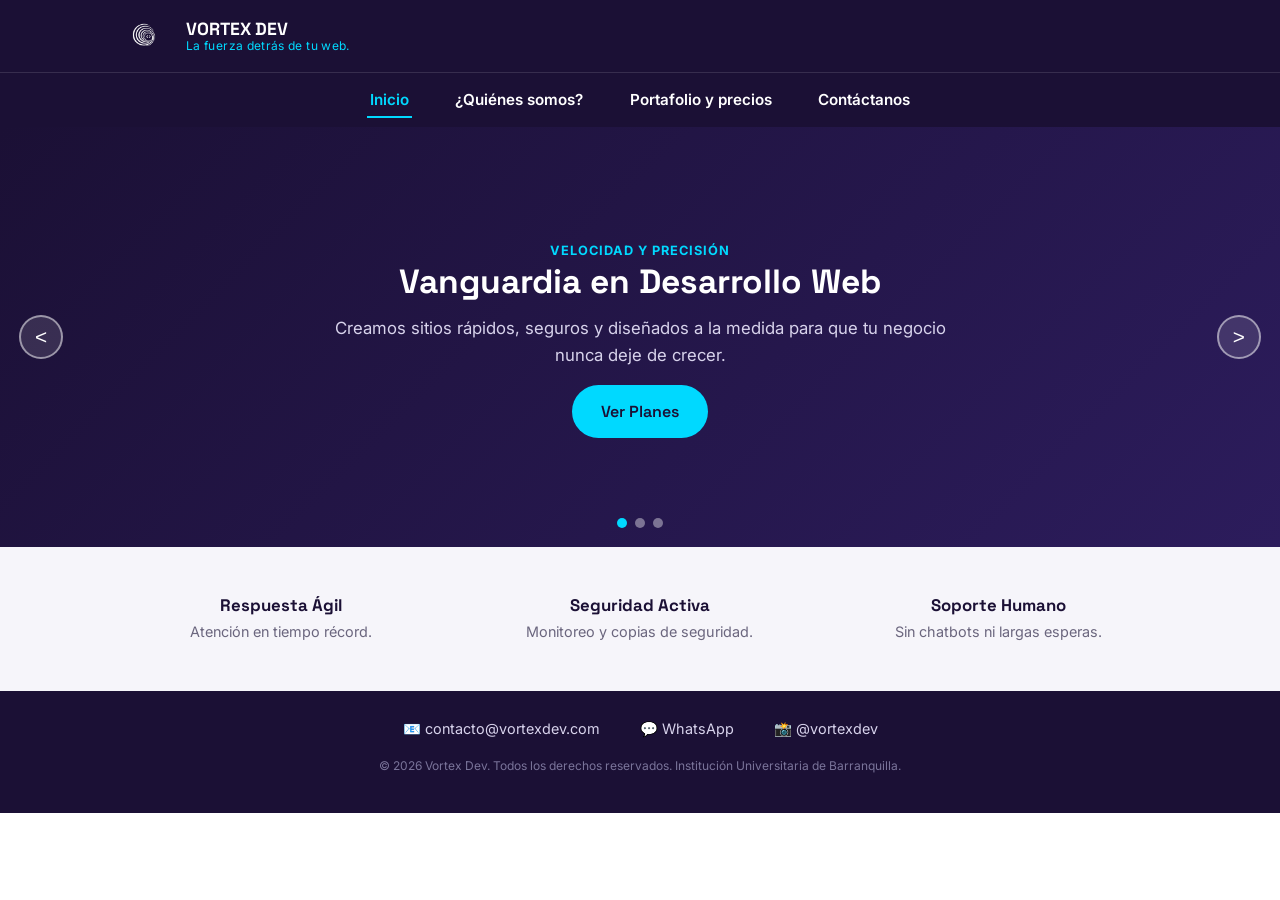
<file: index.html>
<!DOCTYPE html>
<html lang="es">
<head>
  <meta charset="UTF-8">
  <meta name="viewport" content="width=device-width, initial-scale=1.0">
  <title>Vortex Dev - La fuerza detrás de tu web</title>
  <link rel="stylesheet" href="styles.css">
  <!-- Fuentes de Google -->
  <link rel="preconnect" href="https://fonts.googleapis.com">
  <link rel="preconnect" href="https://fonts.gstatic.com" crossorigin>
  <link href="https://fonts.googleapis.com/css2?family=Inter:wght@400;500;600&family=Space+Grotesk:wght@500;700&display=swap" rel="stylesheet">
</head>
<body>

  <!-- HEADER Y NAVEGACIÓN -->
  <header class="site-header">
    <div class="top-bar">
      <div class="brand">
        <img src="logo.png" alt="Vortex Dev Logo" onerror="this.style.display='none'">
        <div class="brand-text">
          <span class="brand-name">VORTEX DEV</span>
          <span class="brand-tagline">La fuerza detrás de tu web.</span>
        </div>
      </div>
      <button class="nav-toggle" aria-label="Abrir menú" id="navToggle">☰</button>
    </div>
    
    <nav class="main-nav">
      <ul id="navMenu">
        <li><a href="index.html" aria-current="page">Inicio</a></li>
        <li><a href="quienes-somos.html">¿Quiénes somos?</a></li>
        <li><a href="portafolio.html">Portafolio y precios</a></li>
        <li><a href="contacto.html">Contáctanos</a></li>
      </ul>
    </nav>
  </header>

  <!-- CARRUSEL -->
  <main>
    <section class="hero-carousel">
      <div class="hero-track" id="carouselTrack">
        
        
        <div class="hero-slide hero-slide-1">
          <div class="hero-content">
            <span class="hero-eyebrow">Velocidad y Precisión</span>
            <h2>Vanguardia en Desarrollo Web</h2>
            <p>Creamos sitios rápidos, seguros y diseñados a la medida para que tu negocio nunca deje de crecer.</p>
            <a href="portafolio.html" class="btn btn-primary">Ver Planes</a>
          </div>
        </div>

        
        <div class="hero-slide hero-slide-2">
          <div class="hero-content">
            <span class="hero-eyebrow">Cuidado Continuo</span>
            <h2>Soporte Técnico en menos de 2 Horas</h2>
            <p>Nos encargamos del monitoreo, copias de seguridad y optimización constante de tu plataforma.</p>
            <a href="contacto.html" class="btn btn-outline">Saber Más</a>
          </div>
        </div>

        
        <div class="hero-slide hero-slide-testimonials" onclick="window.location.href='testimonios.html'">
          <div class="hero-content">
            <span class="hero-eyebrow">Opiniones de Clientes</span>
            <h2>Escucha la opinión de nuestros clientes satisfechos</h2>
            <p>Haz clic aquí para ver por qué más empresas confían el motor de su negocio digital en nosotros.</p>
            <button class="btn btn-primary">Ver Testimonios</button>
          </div>
        </div>

      </div>

      <!-- Controles del carrusel -->
      <button class="hero-arrow hero-arrow-left" id="prevBtn" aria-label="Anterior"><</button>
      <button class="hero-arrow hero-arrow-right" id="nextBtn" aria-label="Siguiente">></button>

      <!-- Circulos inferiores -->
      <div class="hero-dots">
        <button class="hero-dot" aria-current="true" data-slide="0"></button>
        <button class="hero-dot" data-slide="1"></button>
        <button class="hero-dot" data-slide="2"></button>
      </div>
    </section>

    <!-- Info bajo el carrusel -->
    <section class="value-strip">
      <div class="container value-grid">
        <div class="value-item">
          <h3>Respuesta Ágil</h3>
          <p>Atención en tiempo récord.</p>
        </div>
        <div class="value-item">
          <h3>Seguridad Activa</h3>
          <p>Monitoreo y copias de seguridad.</p>
        </div>
        <div class="value-item">
          <h3>Soporte Humano</h3>
          <p>Sin chatbots ni largas esperas.</p>
        </div>
      </div>
    </section>
  </main>

  <!-- FOOTER -->
  <footer class="site-footer">
    <div class="footer-links">
      <a href="mailto:contacto@vortexdev.com">📧 contacto@vortexdev.com</a>
      <a href="https://wa.me/573053309269" target="_blank">💬 WhatsApp</a>
      <a href="https://www.instagram.com/vortexdevbaq/" target="_blank">📸 @vortexdev</a>
    </div>
    <p class="footer-note">© 2026 Vortex Dev. Todos los derechos reservados. Institución Universitaria de Barranquilla.</p>
  </footer>

  <script src="script.js"></script>
</body>
</html>
</file>
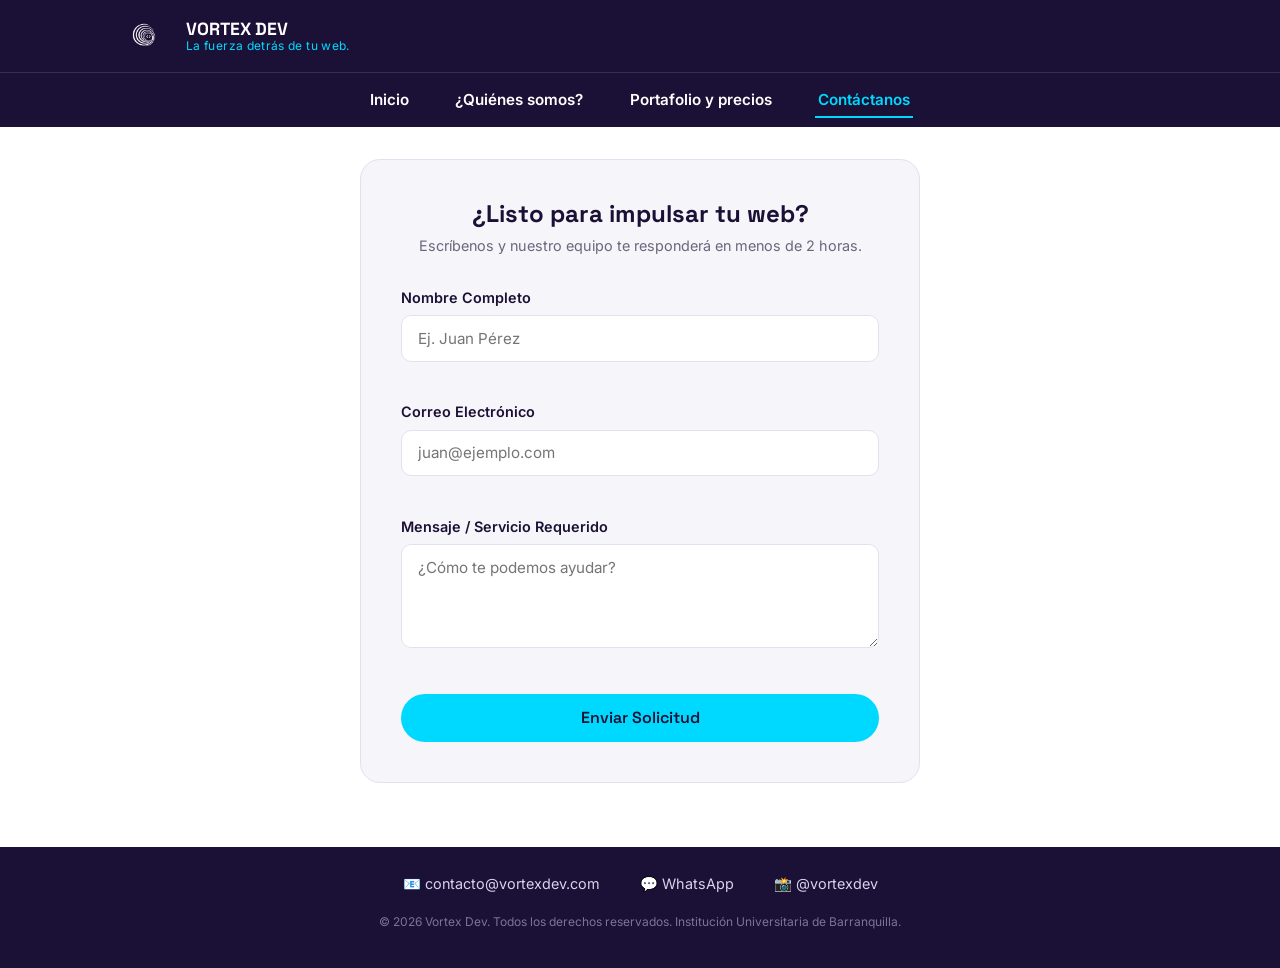
<file: contacto.html>
<!DOCTYPE html>
<html lang="es">
<head>
  <meta charset="UTF-8">
  <meta name="viewport" content="width=device-width, initial-scale=1.0">
  <title>Contacto - Vortex Dev</title>
  <link rel="stylesheet" href="styles.css">
  <link rel="preconnect" href="https://fonts.googleapis.com">
  <link rel="preconnect" href="https://fonts.gstatic.com" crossorigin>
  <link href="https://fonts.googleapis.com/css2?family=Inter:wght@400;500;600&family=Space+Grotesk:wght@500;700&display=swap" rel="stylesheet">
</head>
<body>

  <!-- HEADER -->
  <header class="site-header">
    <div class="top-bar">
      <div class="brand">
        <img src="logo.png" alt="Vortex Dev Logo" onerror="this.style.display='none'">
        <div class="brand-text">
          <span class="brand-name">VORTEX DEV</span>
          <span class="brand-tagline">La fuerza detrás de tu web.</span>
        </div>
      </div>
      <button class="nav-toggle" aria-label="Abrir menú" id="navToggle">☰</button>
    </div>
    <nav class="main-nav">
      <ul id="navMenu">
        <li><a href="index.html">Inicio</a></li>
        <li><a href="quienes-somos.html">¿Quiénes somos?</a></li>
        <li><a href="portafolio.html">Portafolio y precios</a></li>
        <li><a href="contacto.html" aria-current="page">Contáctanos</a></li>
      </ul>
    </nav>
  </header>

  <main class="container">
    <div class="contact-wrap">
      
      <!-- Contenedor del formulario (Boceto) -->
      <form class="contact-form" id="contactForm" novalidate>
        <h2>¿Listo para impulsar tu web?</h2>
        <p class="form-note">Escríbenos y nuestro equipo te responderá en menos de 2 horas.</p>

        <div class="form-group">
          <label for="fullName">Nombre Completo</label>
          <input type="text" id="fullName" placeholder="Ej. Juan Pérez">
          <div class="form-error" id="nameError"></div>
        </div>

        <div class="form-group">
          <label for="email">Correo Electrónico</label>
          <input type="email" id="email" placeholder="juan@ejemplo.com">
          <div class="form-error" id="emailError"></div>
        </div>

        <div class="form-group">
          <label for="message">Mensaje / Servicio Requerido</label>
          <textarea id="message" rows="4" placeholder="¿Cómo te podemos ayudar?"></textarea>
          <div class="form-error" id="messageError"></div>
        </div>

        <button type="submit" class="btn btn-primary">Enviar Solicitud</button>
        
        <div class="form-status" id="formStatus"></div>
      </form>

    </div>
  </main>

  <!-- FOOTER -->
  <footer class="site-footer">
    <div class="footer-links">
      <a href="mailto:contacto@vortexdev.com">📧 contacto@vortexdev.com</a>
      <a href="https://wa.me/573053309269" target="_blank">💬 WhatsApp</a>
      <a href="https://www.instagram.com/vortexdevbaq/" target="_blank">📸 @vortexdev</a>
    </div>
    <p class="footer-note">© 2026 Vortex Dev. Todos los derechos reservados. Institución Universitaria de Barranquilla.</p>
  </footer>

  <script src="script.js"></script>
</body>
</html>
</file>
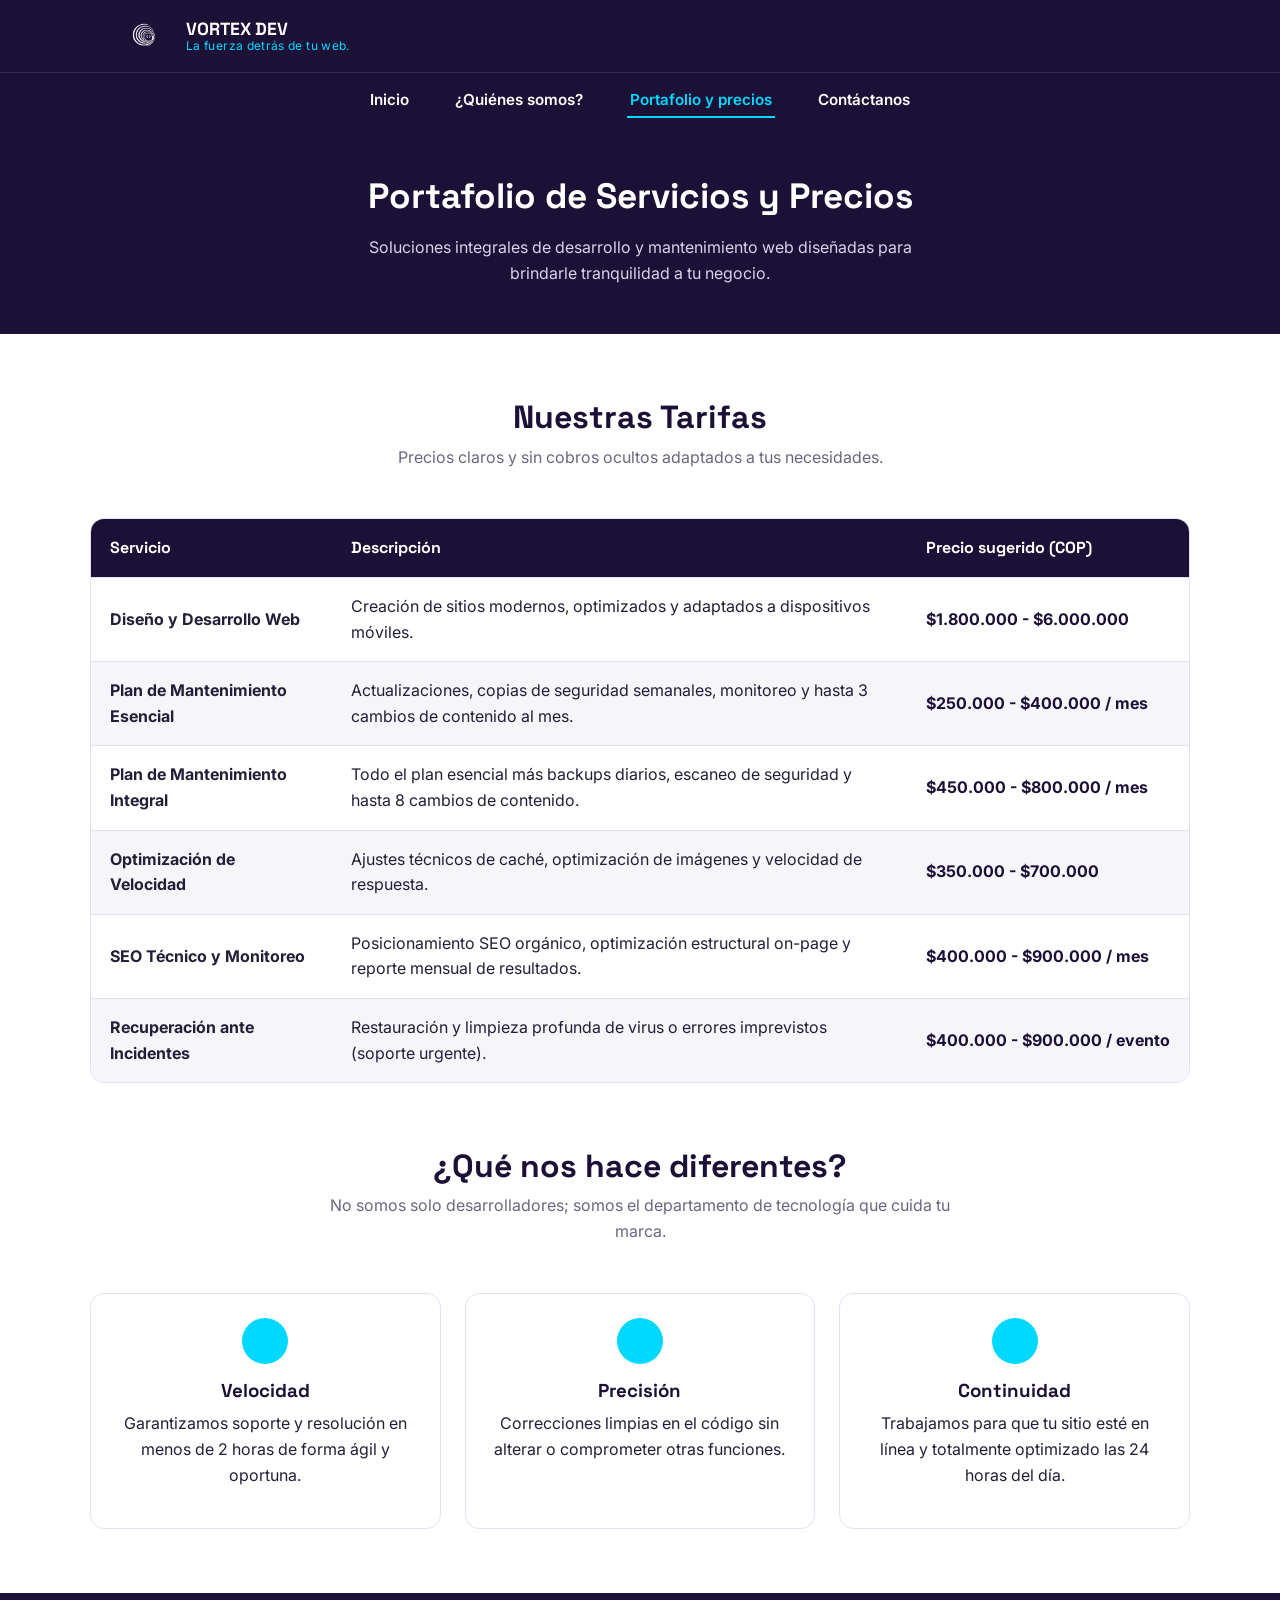
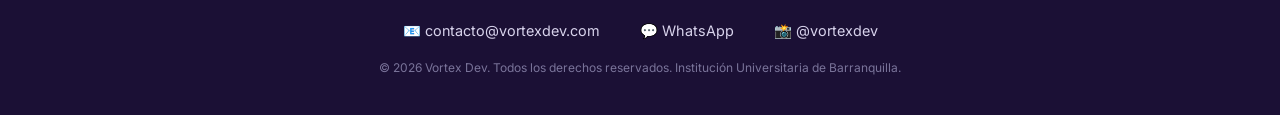
<file: portafolio.html>
<!DOCTYPE html>
<html lang="es">
<head>
  <meta charset="UTF-8">
  <meta name="viewport" content="width=device-width, initial-scale=1.0">
  <title>Portafolio y Precios - Vortex Dev</title>
  <link rel="stylesheet" href="styles.css">
  <link rel="preconnect" href="https://fonts.googleapis.com">
  <link rel="preconnect" href="https://fonts.gstatic.com" crossorigin>
  <link href="https://fonts.googleapis.com/css2?family=Inter:wght@400;500;600&family=Space+Grotesk:wght@500;700&display=swap" rel="stylesheet">
</head>
<body>

  <!-- HEADER -->
  <header class="site-header">
    <div class="top-bar">
      <div class="brand">
        <img src="logo.png" alt="Vortex Dev Logo" onerror="this.style.display='none'">
        <div class="brand-text">
          <span class="brand-name">VORTEX DEV</span>
          <span class="brand-tagline">La fuerza detrás de tu web.</span>
        </div>
      </div>
      <button class="nav-toggle" aria-label="Abrir menú" id="navToggle">☰</button>
    </div>
    <nav class="main-nav">
      <ul id="navMenu">
        <li><a href="index.html">Inicio</a></li>
        <li><a href="quienes-somos.html">¿Quiénes somos?</a></li>
        <li><a href="portafolio.html" aria-current="page">Portafolio y precios</a></li>
        <li><a href="contacto.html">Contáctanos</a></li>
      </ul>
    </nav>
  </header>

  <section class="page-hero">
    <div class="container">
      <h1>Portafolio de Servicios y Precios</h1>
      <p>Soluciones integrales de desarrollo y mantenimiento web diseñadas para brindarle tranquilidad a tu negocio.</p>
    </div>
  </section>

  <main class="container section">
    
    <!-- Tabla de Portafolio y Precios (Boceto) -->
    <h2 class="section-title">Nuestras Tarifas</h2>
    <p class="section-subtitle">Precios claros y sin cobros ocultos adaptados a tus necesidades.</p>

    <div class="pricing-table-wrap">
      <table class="pricing-table">
        <thead>
          <tr>
            <th>Servicio</th>
            <th>Descripción</th>
            <th>Precio sugerido (COP)</th>
          </tr>
        </thead>
        <tbody>
          <tr>
            <td><strong>Diseño y Desarrollo Web</strong></td>
            <td>Creación de sitios modernos, optimizados y adaptados a dispositivos móviles.</td>
            <td class="price">$1.800.000 - $6.000.000</td>
          </tr>
          <tr>
            <td><strong>Plan de Mantenimiento Esencial</strong></td>
            <td>Actualizaciones, copias de seguridad semanales, monitoreo y hasta 3 cambios de contenido al mes.</td>
            <td class="price">$250.000 - $400.000 / mes</td>
          </tr>
          <tr>
            <td><strong>Plan de Mantenimiento Integral</strong></td>
            <td>Todo el plan esencial más backups diarios, escaneo de seguridad y hasta 8 cambios de contenido.</td>
            <td class="price">$450.000 - $800.000 / mes</td>
          </tr>
          <tr>
            <td><strong>Optimización de Velocidad</strong></td>
            <td>Ajustes técnicos de caché, optimización de imágenes y velocidad de respuesta.</td>
            <td class="price">$350.000 - $700.000</td>
          </tr>
          <tr>
            <td><strong>SEO Técnico y Monitoreo</strong></td>
            <td>Posicionamiento SEO orgánico, optimización estructural on-page y reporte mensual de resultados.</td>
            <td class="price">$400.000 - $900.000 / mes</td>
          </tr>
          <tr>
            <td><strong>Recuperación ante Incidentes</strong></td>
            <td>Restauración y limpieza profunda de virus o errores imprevistos (soporte urgente).</td>
            <td class="price">$400.000 - $900.000 / evento</td>
          </tr>
        </tbody>
      </table>
    </div>

    <!-- Valores de marca / ¿Qué nos hace diferentes? (Boceto: sección inferior de tarjetas) -->
    <h2 class="section-title" style="margin-top: 4rem;">¿Qué nos hace diferentes?</h2>
    <p class="section-subtitle">No somos solo desarrolladores; somos el departamento de tecnología que cuida tu marca.</p>

    <div class="diff-grid">
      <div class="card diff-card">
        <div class="badge-circle"></div>
        <h3 style="margin-top: 1rem;">Velocidad</h3>
        <p>Garantizamos soporte y resolución en menos de 2 horas de forma ágil y oportuna.</p>
      </div>
      <div class="card diff-card">
        <div class="badge-circle"></div>
        <h3 style="margin-top: 1rem;">Precisión</h3>
        <p>Correcciones limpias en el código sin alterar o comprometer otras funciones.</p>
      </div>
      <div class="card diff-card">
        <div class="badge-circle"></div>
        <h3 style="margin-top: 1rem;">Continuidad</h3>
        <p>Trabajamos para que tu sitio esté en línea y totalmente optimizado las 24 horas del día.</p>
      </div>
    </div>

  </main>

  <!-- FOOTER -->
  <footer class="site-footer">
    <div class="footer-links">
      <a href="mailto:contacto@vortexdev.com">📧 contacto@vortexdev.com</a>
      <a href="https://wa.me/573053309269" target="_blank">💬 WhatsApp</a>
      <a href="https://www.instagram.com/vortexdevbaq/" target="_blank">📸 @vortexdev</a>
    </div>
    <p class="footer-note">© 2026 Vortex Dev. Todos los derechos reservados. Institución Universitaria de Barranquilla.</p>
  </footer>

  <script src="script.js"></script>
</body>
</html>
</file>
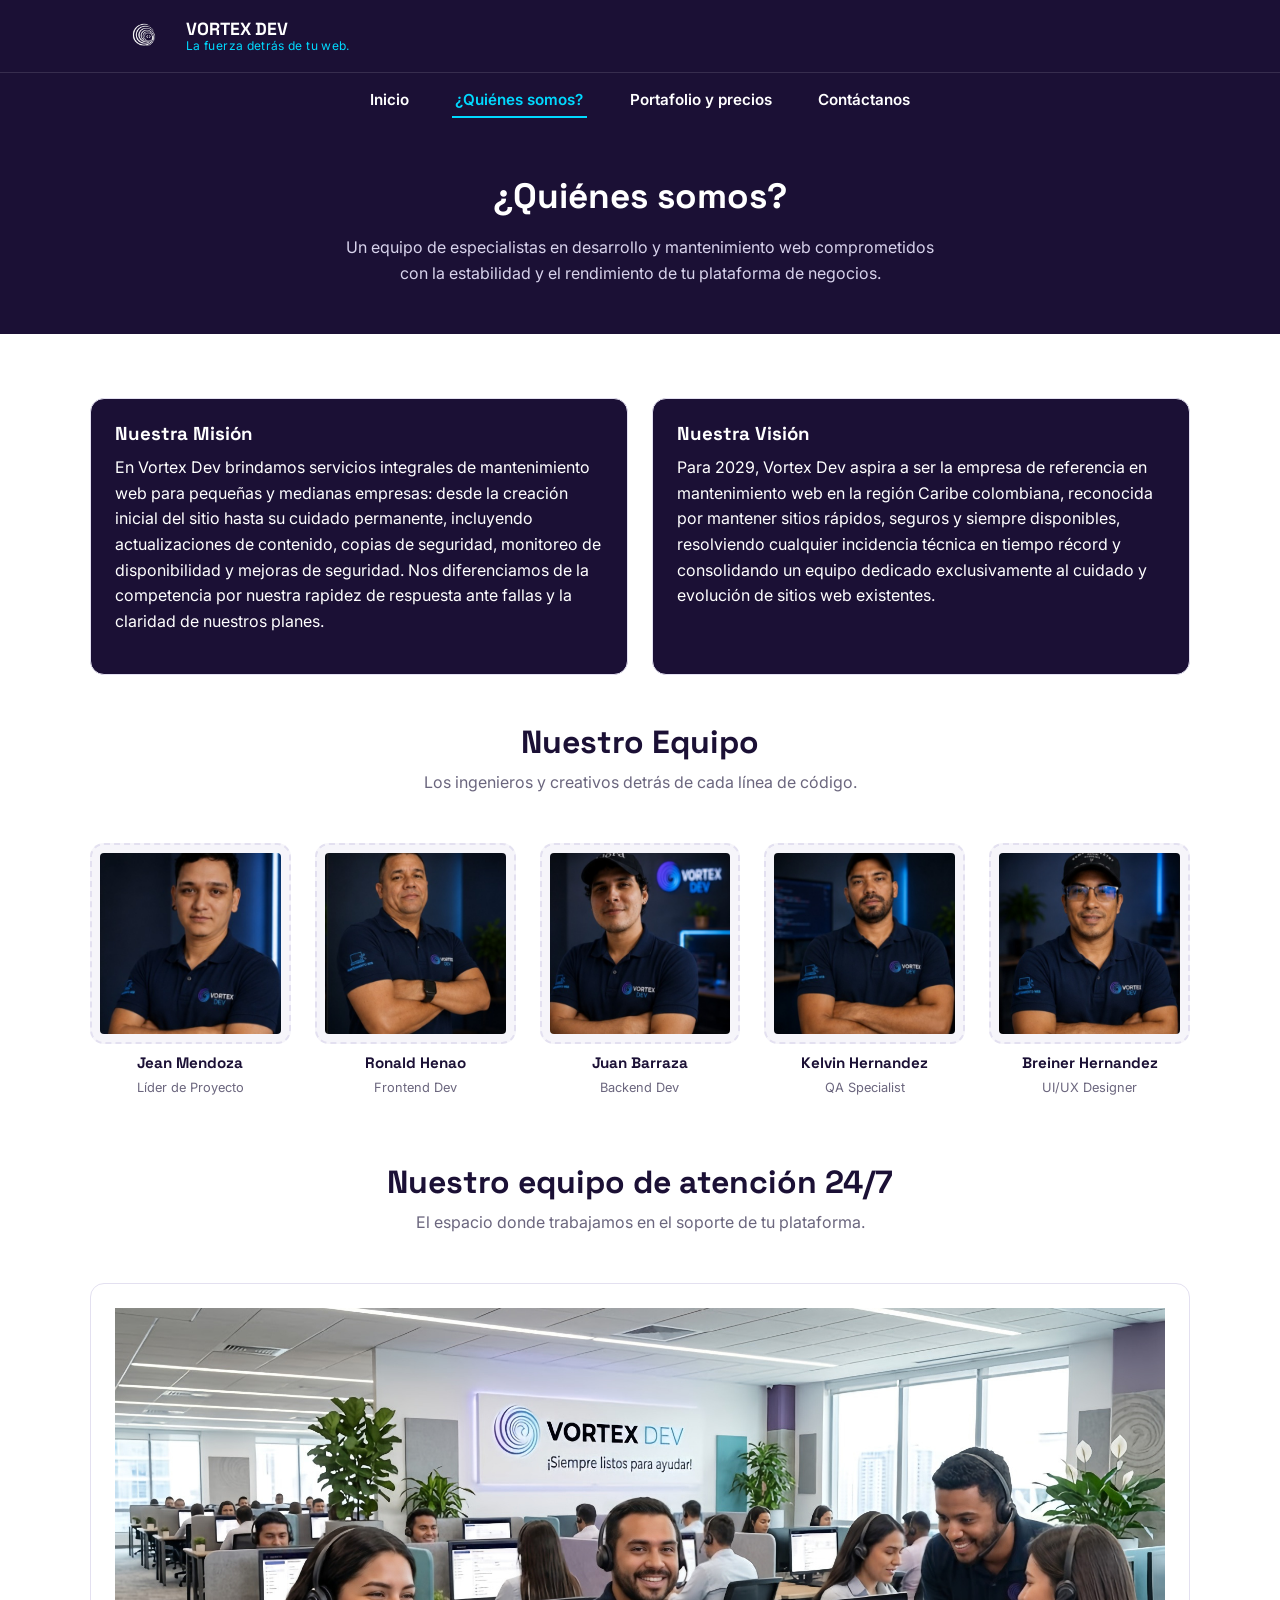
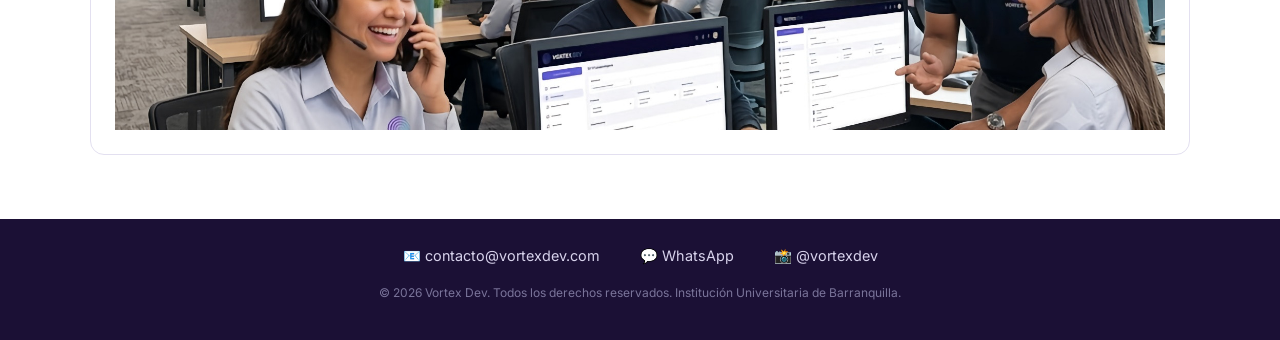
<file: quienes-somos.html>
<!DOCTYPE html>
<html lang="es">
<head>
  <meta charset="UTF-8">
  <meta name="viewport" content="width=device-width, initial-scale=1.0">
  <title>Quiénes Somos - Vortex Dev</title>
  <link rel="stylesheet" href="styles.css">
  <link rel="preconnect" href="https://fonts.googleapis.com">
  <link rel="preconnect" href="https://fonts.gstatic.com" crossorigin>
  <link href="https://fonts.googleapis.com/css2?family=Inter:wght@400;500;600&family=Space+Grotesk:wght@500;700&display=swap" rel="stylesheet">
</head>
<body>

  <!-- HEADER -->
  <header class="site-header">
    <div class="top-bar">
      <div class="brand">
        <img src="logo.png" alt="Vortex Dev Logo" onerror="this.style.display='none'">
        <div class="brand-text">
          <span class="brand-name">VORTEX DEV</span>
          <span class="brand-tagline">La fuerza detrás de tu web.</span>
        </div>
      </div>
      <button class="nav-toggle" aria-label="Abrir menú" id="navToggle">☰</button>
    </div>
    <nav class="main-nav">
      <ul id="navMenu">
        <li><a href="index.html">Inicio</a></li>
        <li><a href="quienes-somos.html" aria-current="page">¿Quiénes somos?</a></li>
        <li><a href="portafolio.html">Portafolio y precios</a></li>
        <li><a href="contacto.html">Contáctanos</a></li>
      </ul>
    </nav>
  </header>

  <section class="page-hero">
    <div class="container">
      <h1>¿Quiénes somos?</h1>
      <p>Un equipo de especialistas en desarrollo y mantenimiento web comprometidos con la estabilidad y el rendimiento de tu plataforma de negocios.</p>
    </div>
  </section>

  <main class="container section">
    
    <!-- Misión y Visión corporativas -->
    <div class="mission-vision">
      <div class="card" style="background-color: var(--navy); color: var(--white);">
        <h3 style="color: var(--white)">Nuestra Misión</h3>
        <p>En Vortex Dev brindamos servicios integrales de mantenimiento web para pequeñas y medianas empresas: desde la creación inicial del sitio hasta su cuidado permanente, incluyendo actualizaciones de contenido, copias de seguridad, monitoreo de disponibilidad y mejoras de seguridad. Nos diferenciamos de la competencia por nuestra rapidez de respuesta ante fallas y la claridad de nuestros planes.</p>
      </div>
      <div class="card" style="background-color: var(--navy); color: var(--white);">
        <h3 style="color: var(--white)">Nuestra Visión</h3>
        <p>Para 2029, Vortex Dev aspira a ser la empresa de referencia en mantenimiento web en la región Caribe colombiana, reconocida por mantener sitios rápidos, seguros y siempre disponibles, resolviendo cualquier incidencia técnica en tiempo récord y consolidando un equipo dedicado exclusivamente al cuidado y evolución de sitios web existentes.</p>
      </div>
    </div>

    <!-- Equipo -->
    <h2 class="section-title">Nuestro Equipo</h2>
    <p class="section-subtitle">Los ingenieros y creativos detrás de cada línea de código.</p>
    
    <div class="team-grid">
      <div class="team-member">
        <img src="Jean.jpg" alt="Foto Jean" class="photo-placeholder" style="width: 100%; aspect-ratio: 1 / 1; object-fit: cover;">
        <h4>Jean Mendoza</h4>
        <span>Líder de Proyecto</span>
      </div>
      <div class="team-member">
        <img src="Ronald.jpg" alt="Foto Ronald" class="photo-placeholder" style="width: 100%; aspect-ratio: 1 / 1; object-fit: cover;">
        <h4>Ronald Henao</h4>
        <span>Frontend Dev</span>
      </div>
      <div class="team-member">
        <img src="Juan.jpg" alt="Foto Juan" class="photo-placeholder" style="width: 100%; aspect-ratio: 1 / 1; object-fit: cover;">
        <h4>Juan Barraza</h4>
        <span>Backend Dev</span>
      </div>
      <div class="team-member">
        <img src="Kelvin.jpg" alt="Foto Kelvin" class="photo-placeholder" style="width: 100%; aspect-ratio: 1 / 1; object-fit: cover;">
        <h4>Kelvin Hernandez</h4>
        <span>QA Specialist</span>
      </div>
      <div class="team-member">
        <img src="Breiner.jpg" alt="Foto Breiner" class="photo-placeholder" style="width: 100%; aspect-ratio: 1 / 1; object-fit: cover;">
        <h4>Breiner Hernandez</h4>
        <span>UI/UX Designer</span>
      </div>
    </div>

    <h2 class="section-title" style="margin-top: 4rem;">Nuestro equipo de atención 24/7</h2>
    <p class="section-subtitle">El espacio donde trabajamos en el soporte de tu plataforma.</p>
    <!-- Imagen Grande -->
    <img src="Agentes.jpg" alt="Equipo Vortex Dev" class="card" style="width: 100%; margin-top: 3rem; object-fit: cover; aspect-ratio: 21 / 9;">

  </main>

  <!-- FOOTER -->
  <footer class="site-footer">
    <div class="footer-links">
      <a href="mailto:contacto@vortexdev.com">📧 contacto@vortexdev.com</a>
      <a href="https://wa.me/573053309269" target="_blank">💬 WhatsApp</a>
      <a href="https://www.instagram.com/vortexdevbaq/" target="_blank">📸 @vortexdev</a>
    </div>
    <p class="footer-note">© 2026 Vortex Dev. Todos los derechos reservados. Institución Universitaria de Barranquilla.</p>
  </footer>

  <script src="script.js"></script>
</body>
</html>
</file>
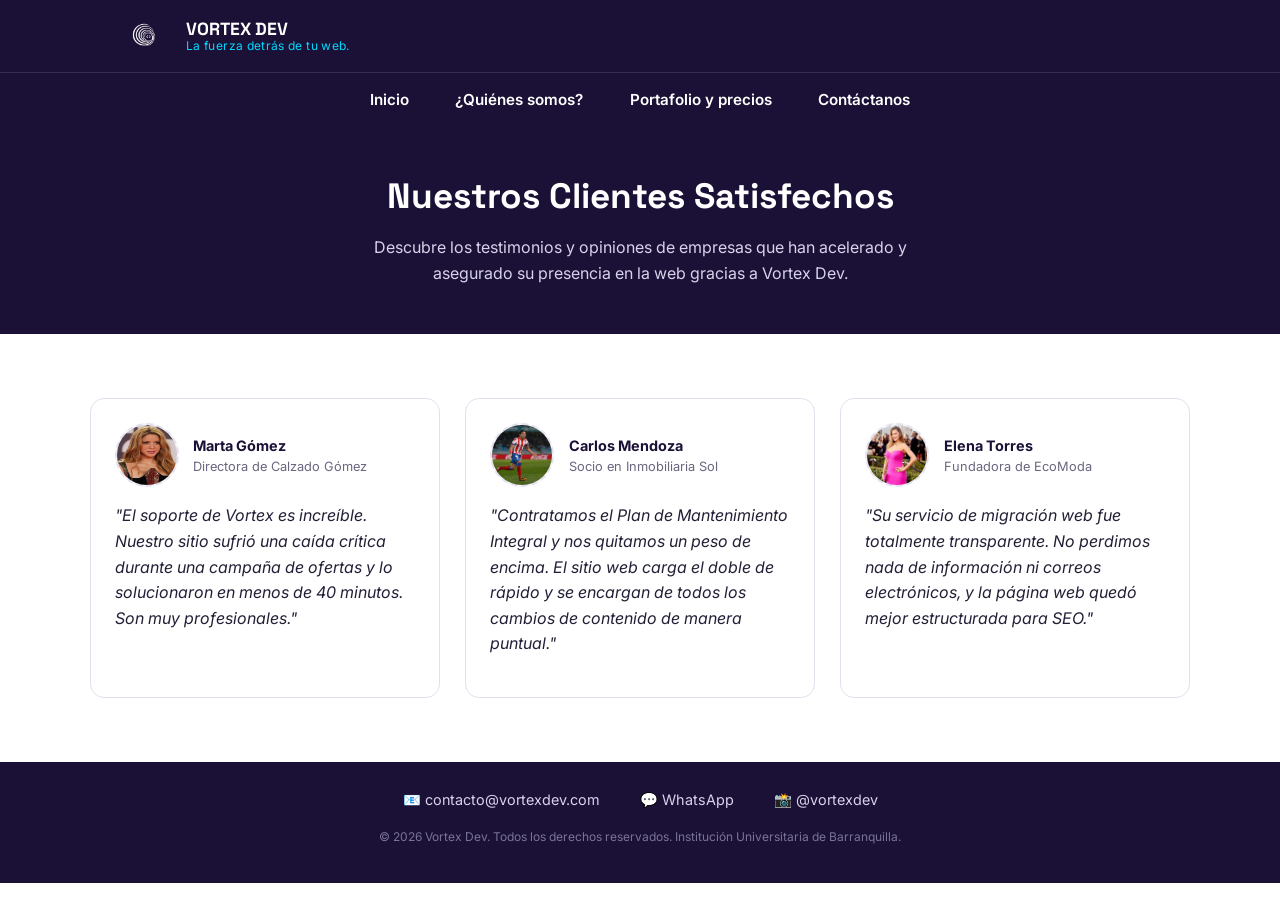
<file: testimonios.html>
<!DOCTYPE html>
<html lang="es">
<head>
  <meta charset="UTF-8">
  <meta name="viewport" content="width=device-width, initial-scale=1.0">
  <title>Testimonios - Vortex Dev</title>
  <link rel="stylesheet" href="styles.css">
  <link rel="preconnect" href="https://fonts.googleapis.com">
  <link rel="preconnect" href="https://fonts.gstatic.com" crossorigin>
  <link href="https://fonts.googleapis.com/css2?family=Inter:wght@400;500;600&family=Space+Grotesk:wght@500;700&display=swap" rel="stylesheet">
</head>
<body>

  <!-- HEADER -->
  <header class="site-header">
    <div class="top-bar">
      <div class="brand">
        <img src="logo.png" alt="Vortex Dev Logo" onerror="this.style.display='none'">
        <div class="brand-text">
          <span class="brand-name">VORTEX DEV</span>
          <span class="brand-tagline">La fuerza detrás de tu web.</span>
        </div>
      </div>
      <button class="nav-toggle" aria-label="Abrir menú" id="navToggle">☰</button>
    </div>
    <nav class="main-nav">
      <ul id="navMenu">
        <li><a href="index.html">Inicio</a></li>
        <li><a href="quienes-somos.html">¿Quiénes somos?</a></li>
        <li><a href="portafolio.html">Portafolio y precios</a></li>
        <li><a href="contacto.html">Contáctanos</a></li>
      </ul>
    </nav>
  </header>

  <section class="page-hero">
    <div class="container">
      <h1>Nuestros Clientes Satisfechos</h1>
      <p>Descubre los testimonios y opiniones de empresas que han acelerado y asegurado su presencia en la web gracias a Vortex Dev.</p>
    </div>
  </section>

  <main class="container section">
    <div class="testimonials-grid">
      
      <!-- Cliente 1 -->
      <div class="card testimonial-card">
        <div class="testimonial-header">
          <img src="Marta.jpg" alt="Marta Gómez" class="testimonial-photo">
          <div>
            <div class="testimonial-name">Marta Gómez</div>
            <div class="testimonial-role">Directora de Calzado Gómez</div>
          </div>
        </div>
        <p class="testimonial-quote">"El soporte de Vortex es increíble. Nuestro sitio sufrió una caída crítica durante una campaña de ofertas y lo solucionaron en menos de 40 minutos. Son muy profesionales."</p>
      </div>

      <!-- Cliente 2 -->
      <div class="card testimonial-card">
        <div class="testimonial-header">
          <img src="Carlos.jpg" alt="Carlos Mendoza" class="testimonial-photo">
          <div>
            <div class="testimonial-name">Carlos Mendoza</div>
            <div class="testimonial-role">Socio en Inmobiliaria Sol</div>
          </div>
        </div>
        <p class="testimonial-quote">"Contratamos el Plan de Mantenimiento Integral y nos quitamos un peso de encima. El sitio web carga el doble de rápido y se encargan de todos los cambios de contenido de manera puntual."</p>
      </div>

      <!-- Cliente 3 -->
      <div class="card testimonial-card">
        <div class="testimonial-header">
          <img src="Elena.jpg" alt="Elena Torres" class="testimonial-photo">
          <div>
            <div class="testimonial-name">Elena Torres</div>
            <div class="testimonial-role">Fundadora de EcoModa</div>
          </div>
        </div>
        <p class="testimonial-quote">"Su servicio de migración web fue totalmente transparente. No perdimos nada de información ni correos electrónicos, y la página web quedó mejor estructurada para SEO."</p>
      </div>

    </div>
  </main>

  <!-- FOOTER -->
  <footer class="site-footer">
    <div class="footer-links">
      <a href="mailto:contacto@vortexdev.com">📧 contacto@vortexdev.com</a>
      <a href="https://wa.me/573053309269" target="_blank">💬 WhatsApp</a>
      <a href="https://www.instagram.com/vortexdevbaq/" target="_blank">📸 @vortexdev</a>
    </div>
    <p class="footer-note">© 2026 Vortex Dev. Todos los derechos reservados. Institución Universitaria de Barranquilla.</p>
  </footer>

  <script src="script.js"></script>
</body>
</html>
</file>
<file: styles.css>
/* ===========================================================
   VORTEX DEV — Hoja de estilos principal
   -----------------------------------------------------------
   Está organizada en secciones para que sea fácil de encontrar
   lo que quieras cambiar:
     1. Variables de marca (colores, tipografía)
     2. Estilos generales (reset básico, tipografía)
     3. Header y navegación
     4. Footer
     5. Botones y componentes reutilizables
     6. Página de inicio (carrusel)
     7. Página "Quiénes somos"
     8. Página "Portafolio y precios"
     9. Página "Contáctanos"
    10. Página "Testimonios"
    11. Responsive (pantallas pequeñas)
   =========================================================== */

/* 1. VARIABLES DE MARCA
   Cambia estos valores y se actualiza todo el sitio. */
:root {
  --navy: #1b1035;        /* Violeta Espacial (color principal) */
  --navy-light: #241a45;  /* Violeta un poco más claro, para tarjetas sobre fondo oscuro */
  --cyan: #00d9ff;        /* Cian Eléctrico (color de acento) */
  --white: #ffffff;
  --bg-light: #f6f5fa;    /* Fondo claro para secciones sobre blanco */
  --text-dark: #241f36;
  --text-muted: #6b667e;
  --border-light: #e3e0f0;

  --font-heading: "Space Grotesk", "Segoe UI", Arial, sans-serif;
  --font-body: "Inter", "Segoe UI", Arial, sans-serif;

  --radius: 14px;
  --max-width: 1100px;
}

/* 2. ESTILOS GENERALES */
* {
  box-sizing: border-box;
}

html {
  scroll-behavior: smooth;
}

body {
  margin: 0;
  font-family: var(--font-body);
  color: var(--text-dark);
  background: var(--white);
  line-height: 1.6;
}

h1, h2, h3, h4 {
  font-family: var(--font-heading);
  color: var(--navy);
  line-height: 1.2;
  margin: 0 0 0.5em 0;
}

p {
  margin: 0 0 1em 0;
}

a {
  color: inherit;
  text-decoration: none;
}

img {
  max-width: 100%;
  display: block;
}

.container {
  max-width: var(--max-width);
  margin: 0 auto;
  padding: 0 1.5rem;
}

.section {
  padding: 4rem 0;
}

.section-title {
  text-align: center;
  font-size: 2rem;
  margin-bottom: 0.5rem;
}

.section-subtitle {
  text-align: center;
  color: var(--text-muted);
  max-width: 640px;
  margin: 0 auto 3rem auto;
}

/* Respeta a las personas que prefieren menos animación */
@media (prefers-reduced-motion: reduce) {
  * {
    animation-duration: 0.01ms !important;
    transition-duration: 0.01ms !important;
    scroll-behavior: auto !important;
  }
}

/* Contorno de foco visible para navegación con teclado */
a:focus-visible,
button:focus-visible,
input:focus-visible,
textarea:focus-visible {
  outline: 3px solid var(--cyan);
  outline-offset: 2px;
}

/* 3. HEADER Y NAVEGACIÓN */
.site-header {
  background: var(--navy);
  color: var(--white);
}

.top-bar {
  display: flex;
  align-items: center;
  justify-content: space-between;
  padding: 1rem 1.5rem;
  max-width: var(--max-width);
  margin: 0 auto;
}

.brand {
  display: flex;
  align-items: center;
  gap: 0.75rem;
}

.brand img {
  height: 40px;
  width: auto;
  border-radius: 6px;
}

.brand-text {
  display: flex;
  flex-direction: column;
  line-height: 1.1;
}

.brand-name {
  font-family: var(--font-heading);
  font-weight: 700;
  font-size: 1.1rem;
}

.brand-tagline {
  font-size: 0.75rem;
  color: var(--cyan);
  letter-spacing: 0.03em;
}

.main-nav {
  border-top: 1px solid rgba(255, 255, 255, 0.12);
}

.main-nav ul {
  list-style: none;
  display: flex;
  justify-content: center;
  gap: 2.5rem;
  margin: 0;
  padding: 0.9rem 1.5rem;
  max-width: var(--max-width);
  margin: 0 auto;
}

.main-nav a {
  font-weight: 600;
  font-size: 0.95rem;
  padding: 0.4rem 0.2rem;
  border-bottom: 2px solid transparent;
  transition: border-color 0.2s ease, color 0.2s ease;
}

.main-nav a:hover,
.main-nav a:focus-visible,
.main-nav a[aria-current="page"] {
  color: var(--cyan);
  border-bottom-color: var(--cyan);
}

/* Menú móvil (hamburguesa) */
.nav-toggle {
  display: none;
  background: none;
  border: none;
  color: var(--white);
  font-size: 1.6rem;
  cursor: pointer;
}

/* 4. FOOTER */
.site-footer {
  background: var(--navy);
  color: var(--white);
  padding: 1.6rem 1.5rem;
}

.footer-links {
  max-width: var(--max-width);
  margin: 0 auto;
  display: flex;
  flex-wrap: wrap;
  justify-content: center;
  gap: 2.5rem;
}

.footer-links a {
  display: flex;
  align-items: center;
  gap: 0.5rem;
  font-size: 0.9rem;
  color: #d8d3ec;
  transition: color 0.2s ease;
}

.footer-links a:hover,
.footer-links a:focus-visible {
  color: var(--cyan);
}

.footer-note {
  text-align: center;
  font-size: 0.75rem;
  color: #7a749a;
  margin-top: 1rem;
}

/* 5. BOTONES Y COMPONENTES REUTILIZABLES */
.btn {
  display: inline-block;
  padding: 0.85rem 1.8rem;
  border-radius: 999px;
  font-weight: 600;
  font-family: var(--font-heading);
  border: none;
  cursor: pointer;
  transition: transform 0.15s ease, box-shadow 0.15s ease;
}

.btn:hover {
  transform: translateY(-2px);
}

.btn-primary {
  background: var(--cyan);
  color: var(--navy);
}

.btn-primary:hover {
  box-shadow: 0 8px 20px rgba(0, 217, 255, 0.35);
}

.btn-outline {
  background: transparent;
  color: var(--white);
  border: 2px solid var(--white);
}

.btn-outline:hover {
  background: var(--white);
  color: var(--navy);
}

.card {
  background: var(--white);
  border: 1px solid var(--border-light);
  border-radius: var(--radius);
  padding: 1.5rem;
}

/* Círculo decorativo con número/inicial (inspirado en el isotipo de espiral) */
.badge-circle {
  width: 46px;
  height: 46px;
  border-radius: 50%;
  background: var(--cyan);
  color: var(--navy);
  display: flex;
  align-items: center;
  justify-content: center;
  font-family: var(--font-heading);
  font-weight: 700;
  flex-shrink: 0;
}

/* 6. PÁGINA DE INICIO — CARRUSEL */
.hero-carousel {
  position: relative;
  overflow: hidden;
  background: var(--navy);
}

.hero-track {
  display: flex;
  transition: transform 0.5s ease-in-out;
}

.hero-slide {
  min-width: 100%;
  display: flex;
  align-items: center;
  justify-content: center;
  text-align: center;
  padding: 5rem 2rem;
  min-height: 420px;
}

.hero-slide-1 {
  background: linear-gradient(135deg, #1b1035 0%, #2c1c5c 100%);
}

.hero-slide-2 {
  background: linear-gradient(135deg, #241a45 0%, #1b1035 100%);
}

.hero-slide-3 {
  background: linear-gradient(135deg, #00293a 0%, #1b1035 70%);
}

.hero-content {
  max-width: 620px;
}

.hero-eyebrow {
  color: var(--cyan);
  font-weight: 700;
  letter-spacing: 0.08em;
  font-size: 0.8rem;
  text-transform: uppercase;
  margin-bottom: 0.75rem;
}

.hero-content h2 {
  color: var(--white);
  font-size: 2.1rem;
  margin-bottom: 0.75rem;
}

.hero-content p {
  color: #d8d3ec;
  font-size: 1.05rem;
}

/* El slide de testimonios se destaca a propósito: más llamativo,
   con el color cian de fondo para que invite a hacer clic. */
.hero-slide-testimonials {
  background: linear-gradient(135deg, #00d9ff 0%, #00a6c7 100%);
  cursor: pointer;
}

.hero-slide-testimonials .hero-eyebrow {
  color: var(--navy);
}

.hero-slide-testimonials h2,
.hero-slide-testimonials p {
  color: var(--navy);
}

.hero-slide-testimonials .btn-primary {
  background: var(--navy);
  color: var(--white);
  font-size: 1.05rem;
  padding: 1rem 2.2rem;
}

.hero-slide-testimonials .btn-primary:hover {
  box-shadow: 0 8px 20px rgba(27, 16, 53, 0.4);
}

.hero-arrow {
  position: absolute;
  top: 50%;
  transform: translateY(-50%);
  background: rgba(255, 255, 255, 0.12);
  border: 2px solid rgba(255, 255, 255, 0.5);
  color: var(--white);
  width: 44px;
  height: 44px;
  border-radius: 50%;
  font-size: 1.3rem;
  cursor: pointer;
  display: flex;
  align-items: center;
  justify-content: center;
  z-index: 2;
  transition: background 0.2s ease;
}

.hero-arrow:hover,
.hero-arrow:focus-visible {
  background: rgba(255, 255, 255, 0.28);
}

.hero-arrow-left {
  left: 1.2rem;
}

.hero-arrow-right {
  right: 1.2rem;
}

.hero-dots {
  position: absolute;
  bottom: 1.2rem;
  left: 50%;
  transform: translateX(-50%);
  display: flex;
  gap: 0.5rem;
  z-index: 2;
}

.hero-dot {
  width: 10px;
  height: 10px;
  border-radius: 50%;
  background: rgba(255, 255, 255, 0.4);
  border: none;
  cursor: pointer;
  padding: 0;
}

.hero-dot[aria-current="true"] {
  background: var(--cyan);
}

/* Sección corta con la propuesta de valor, debajo del carrusel */
.value-strip {
  background: var(--bg-light);
  padding: 3rem 0;
}

.value-grid {
  display: grid;
  grid-template-columns: repeat(3, 1fr);
  gap: 1.5rem;
}

.value-item {
  text-align: center;
}

.value-item h3 {
  font-size: 1.05rem;
  margin-bottom: 0.3rem;
}

.value-item p {
  color: var(--text-muted);
  font-size: 0.9rem;
  margin: 0;
}

/* 7. PÁGINA "QUIÉNES SOMOS" */
.page-hero {
  background: var(--navy);
  color: var(--white);
  padding: 3rem 0;
  text-align: center;
}

.page-hero h1 {
  color: var(--white);
  font-size: 2.2rem;
}

.page-hero p {
  color: #d8d3ec;
  max-width: 600px;
  margin: 0 auto;
}

.mission-vision {
  display: grid;
  grid-template-columns: 1fr 1fr;
  gap: 1.5rem;
  margin-bottom: 3rem;
}

.mission-vision .card h3 {
  display: flex;
  align-items: center;
  gap: 0.75rem;
}

.team-grid {
  display: grid;
  grid-template-columns: repeat(5, 1fr);
  gap: 1.5rem;
  margin-bottom: 3rem;
}

.team-member {
  text-align: center;
}

.photo-placeholder {
  aspect-ratio: 1 / 1;
  border: 2px dashed var(--border-light);
  border-radius: var(--radius);
  display: flex;
  align-items: center;
  justify-content: center;
  color: var(--text-muted);
  font-size: 0.75rem;
  text-align: center;
  padding: 0.5rem;
  margin-bottom: 0.6rem;
  background: var(--bg-light);
}

.team-member h4 {
  font-size: 0.95rem;
  margin-bottom: 0.1rem;
}

.team-member span {
  font-size: 0.8rem;
  color: var(--text-muted);
}

.big-photo-placeholder {
  aspect-ratio: 21 / 9;
  border: 2px dashed var(--border-light);
  border-radius: var(--radius);
  display: flex;
  align-items: center;
  justify-content: center;
  color: var(--text-muted);
  background: var(--bg-light);
  font-family: var(--font-heading);
  font-weight: 600;
  letter-spacing: 0.03em;
}

.values-grid {
  display: grid;
  grid-template-columns: repeat(5, 1fr);
  gap: 1.2rem;
  margin-top: 3rem;
}

.value-card {
  text-align: center;
  padding: 1.2rem 0.8rem;
}

.value-card .badge-circle {
  margin: 0 auto 0.8rem auto;
}

.value-card h4 {
  font-size: 0.95rem;
  margin-bottom: 0.3rem;
}

.value-card p {
  font-size: 0.82rem;
  color: var(--text-muted);
  margin: 0;
}

/* 8. PÁGINA "PORTAFOLIO Y PRECIOS" */
.pricing-table-wrap {
  overflow-x: auto;
  margin-bottom: 3rem;
  border: 1px solid var(--border-light);
  border-radius: var(--radius);
}

table.pricing-table {
  width: 100%;
  border-collapse: collapse;
  min-width: 640px;
}

.pricing-table th,
.pricing-table td {
  padding: 1rem 1.2rem;
  text-align: left;
  border-bottom: 1px solid var(--border-light);
}

.pricing-table thead th {
  background: var(--navy);
  color: var(--white);
  font-family: var(--font-heading);
}

.pricing-table tbody tr:nth-child(even) {
  background: var(--bg-light);
}

.pricing-table tbody tr:last-child td {
  border-bottom: none;
}

.pricing-table td.price {
  font-weight: 700;
  color: var(--navy);
  white-space: nowrap;
}

.diff-grid {
  display: grid;
  grid-template-columns: repeat(3, 1fr);
  gap: 1.5rem;
}

.diff-card {
  text-align: center;
}

.diff-card .badge-circle {
  margin: 0 auto 1rem auto;
}

/* 9. PÁGINA "CONTÁCTANOS" */
.contact-wrap {
  display: flex;
  justify-content: center;
  padding: 2rem 0 4rem 0;
}

.contact-form {
  width: 100%;
  max-width: 560px;
  background: var(--bg-light);
  border: 1px solid var(--border-light);
  border-radius: 20px;
  padding: 2.5rem;
}

.contact-form h2 {
  text-align: center;
  margin-bottom: 0.3rem;
}

.contact-form .form-note {
  text-align: center;
  color: var(--text-muted);
  font-size: 0.9rem;
  margin-bottom: 1.8rem;
}

.form-group {
  margin-bottom: 1.3rem;
}

.form-group label {
  display: block;
  font-weight: 600;
  font-size: 0.9rem;
  margin-bottom: 0.4rem;
  color: var(--navy);
}

.form-group input,
.form-group textarea {
  width: 100%;
  padding: 0.8rem 1rem;
  border: 1px solid var(--border-light);
  border-radius: 10px;
  font-family: var(--font-body);
  font-size: 0.95rem;
  background: var(--white);
}

.form-group input:focus,
.form-group textarea:focus {
  outline: none;
  border-color: var(--cyan);
  box-shadow: 0 0 0 3px rgba(0, 217, 255, 0.2);
}

.form-error {
  color: #c0392b;
  font-size: 0.8rem;
  margin-top: 0.3rem;
  min-height: 1em;
}

.contact-form .btn {
  width: 100%;
  font-size: 1rem;
}

.form-status {
  margin-top: 1.2rem;
  padding: 0.9rem 1rem;
  border-radius: 10px;
  font-size: 0.9rem;
  text-align: center;
  display: none;
}

.form-status.visible {
  display: block;
}

.form-status.success {
  background: #e5f9ec;
  color: #0f7a3d;
  border: 1px solid #b6ecc9;
}

/* 10. PÁGINA "TESTIMONIOS" */
.testimonials-grid {
  display: grid;
  grid-template-columns: repeat(3, 1fr);
  gap: 1.6rem;
}

.testimonial-card {
  display: flex;
  flex-direction: column;
  gap: 1rem;
}

.testimonial-photo {
  width: 64px;
  height: 64px;
  border-radius: 50%;
  border: 2px dashed var(--border-light);
  background: var(--bg-light);
  display: flex;
  align-items: center;
  justify-content: center;
  font-size: 0.65rem;
  color: var(--text-muted);
  text-align: center;
}

.testimonial-quote {
  font-style: italic;
  color: var(--text-dark);
}

.testimonial-name {
  font-weight: 700;
  color: var(--navy);
  font-size: 0.9rem;
}

.testimonial-role {
  font-size: 0.8rem;
  color: var(--text-muted);
}

.testimonial-header {
  display: flex;
  align-items: center;
  gap: 0.9rem;
}

/* 11. RESPONSIVE — pantallas medianas y pequeñas */
@media (max-width: 900px) {
  .team-grid,
  .values-grid {
    grid-template-columns: repeat(3, 1fr);
  }

  .testimonials-grid,
  .diff-grid,
  .value-grid {
    grid-template-columns: repeat(2, 1fr);
  }

  .mission-vision {
    grid-template-columns: 1fr;
  }
}

@media (max-width: 640px) {
  .main-nav ul {
    display: none;
    flex-direction: column;
    gap: 0;
    text-align: center;
  }

  .main-nav ul.open {
    display: flex;
  }

  .main-nav a {
    display: block;
    padding: 0.8rem;
    border-bottom: 1px solid rgba(255, 255, 255, 0.08);
  }

  .nav-toggle {
    display: block;
  }

  .team-grid,
  .values-grid,
  .testimonials-grid,
  .diff-grid,
  .value-grid {
    grid-template-columns: repeat(2, 1fr);
  }

  .hero-content h2 {
    font-size: 1.6rem;
  }

  .hero-slide {
    padding: 3.5rem 1.2rem;
    min-height: 360px;
  }

  .contact-form {
    padding: 1.8rem;
  }
}

@media (max-width: 420px) {
  .team-grid,
  .values-grid,
  .testimonials-grid,
  .diff-grid,
  .value-grid {
    grid-template-columns: 1fr 1fr;
  }
}
</file>
